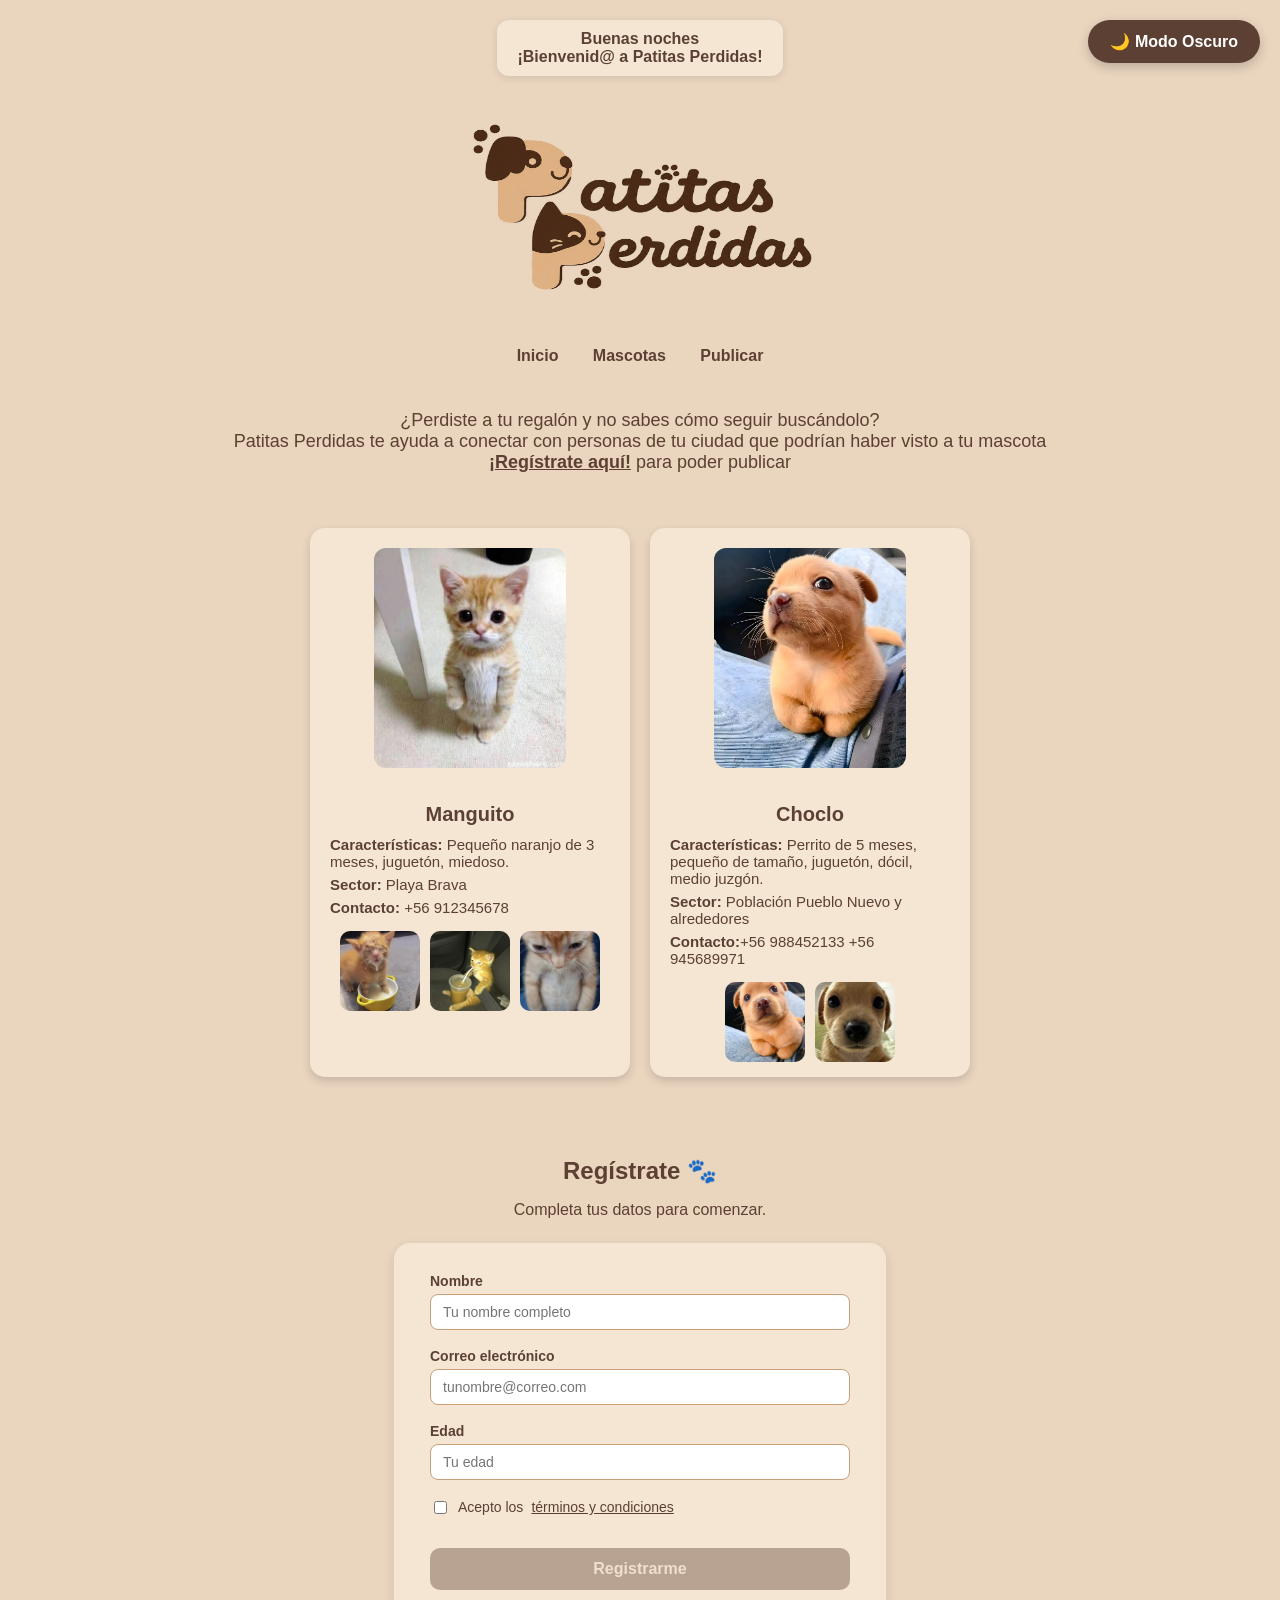
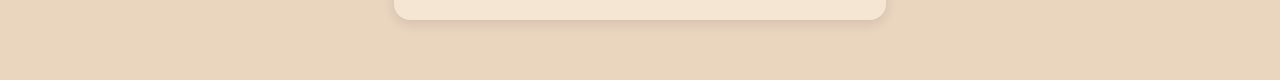
<file: index.html>
<!DOCTYPE html>
<html lang="es">
<head>
    <meta charset="UTF-8">
    <meta name="viewport" content="width=device-width, initial-scale=1.0">
    <title>Patitas Perdidas</title>
    <link rel="stylesheet" href="style.css">
    <link rel="icon" type="image/png" href="logos/favicon.png">
    <link rel="stylesheet" href="https://cdnjs.cloudflare.com/ajax/libs/font-awesome/6.5.0/css/all.min.css">
</head>

<body>

    <header>
        <div id="bienvenida" class="bienvenida"></div>
        <button id="btnTema" class="btn-tema" onclick="toggleTema()"> <span id="iconoTema">🌙</span> Modo Oscuro</button>
        <div class="logo">
            <img src="logos/logo.png" alt="Logo pagina" height="80">
        </div>
        <nav>
            <a href="#">Inicio</a>
            <a href="#mascotas">Mascotas</a>
            <a href="#suscripcion">Publicar</a>
        </nav>
    </header>

    <section class="intro">
    <p>¿Perdiste a tu regalón y no sabes cómo seguir buscándolo?<br>
        Patitas Perdidas te ayuda a conectar con personas de tu ciudad que podrían haber visto a tu mascota<br>
        <a href="#suscripcion">¡Regístrate aquí!</a> para poder publicar</p>
    </section>

    <section class="mascotas" id="mascotas">

        <div class="card">
            <img src="mascotas/manguito.jpg" alt="Foto gato perdido">
            <div class="card-info">
                <h3>Manguito</h3>
                <p><strong>Características:</strong> Pequeño naranjo de 3 meses, juguetón, miedoso.</p>
                <p><strong>Sector:</strong> Playa Brava</p>
                <p><strong>Contacto:</strong> +56 912345678</p>
                <div class="galeria">
                    <img src="mascotas/masmanguito.jpg" alt="Foto extra 1">
                    <img src="mascotas/masmanguito1.jpg" alt="Foto extra 2">
                    <img src="mascotas/masmanguito2.jpg" alt="Foto extra 3">
                </div>
            </div>
        </div>
        <div class="card">
            <img src="mascotas/choclo.jpg" alt="Foto perro perdido">
            <div class="card-info">
                <h3>Choclo</h3>
                <p><strong>Características:</strong> Perrito de 5 meses, pequeño de tamaño, juguetón, dócil, medio juzgón.</p>
                <p><strong>Sector:</strong> Población Pueblo Nuevo y alrededores</p>
                <p><strong>Contacto:</strong>+56 988452133 +56 945689971</p>
                <div class="galeria">
                    <img src="mascotas/choclo1.jpg" alt="Foto extra1">
                    <img src="mascotas/choclo2.jpg" alt="Foto extra2">
                </div>
            </div>
        </div>

    </section>
    <section class="seccion-suscripcion" id="suscripcion">
    <h2>Regístrate 🐾</h2>
    <p>Completa tus datos para comenzar.</p>

    <div class="formulario-contenedor">
        <div class="formulario" id="formulario">

            <div class="campo">
                <label for="nombre">Nombre</label>
                <input type="text" id="nombre" placeholder="Tu nombre completo">
                <span class="error" id="error-nombre"></span>
            </div>

            <div class="campo">
                <label for="email">Correo electrónico</label>
                <input type="text" id="email" placeholder="tunombre@correo.com">
                <span class="error" id="error-email"></span>
            </div>

            <div class="campo">
                <label for="edad">Edad</label>
                <input type="number" id="edad" placeholder="Tu edad">
                <span class="error" id="error-edad"></span>
            </div>

            <div class="campo campo-check">
                <label>
                    <input type="checkbox" id="terminos">
                    Acepto los <a href="#">términos y condiciones</a>
                </label>
                <span class="error" id="error-terminos"></span>
            </div>

            <button id="btnSubmit" class="btn-submit" disabled onclick="enviarFormulario()">
                Registrarme
            </button>

            <div class="exito" id="mensajeExito"></div>

        </div>
    </div>
</section>
    <script src="script.js"></script>
</body>
</html>
</file>
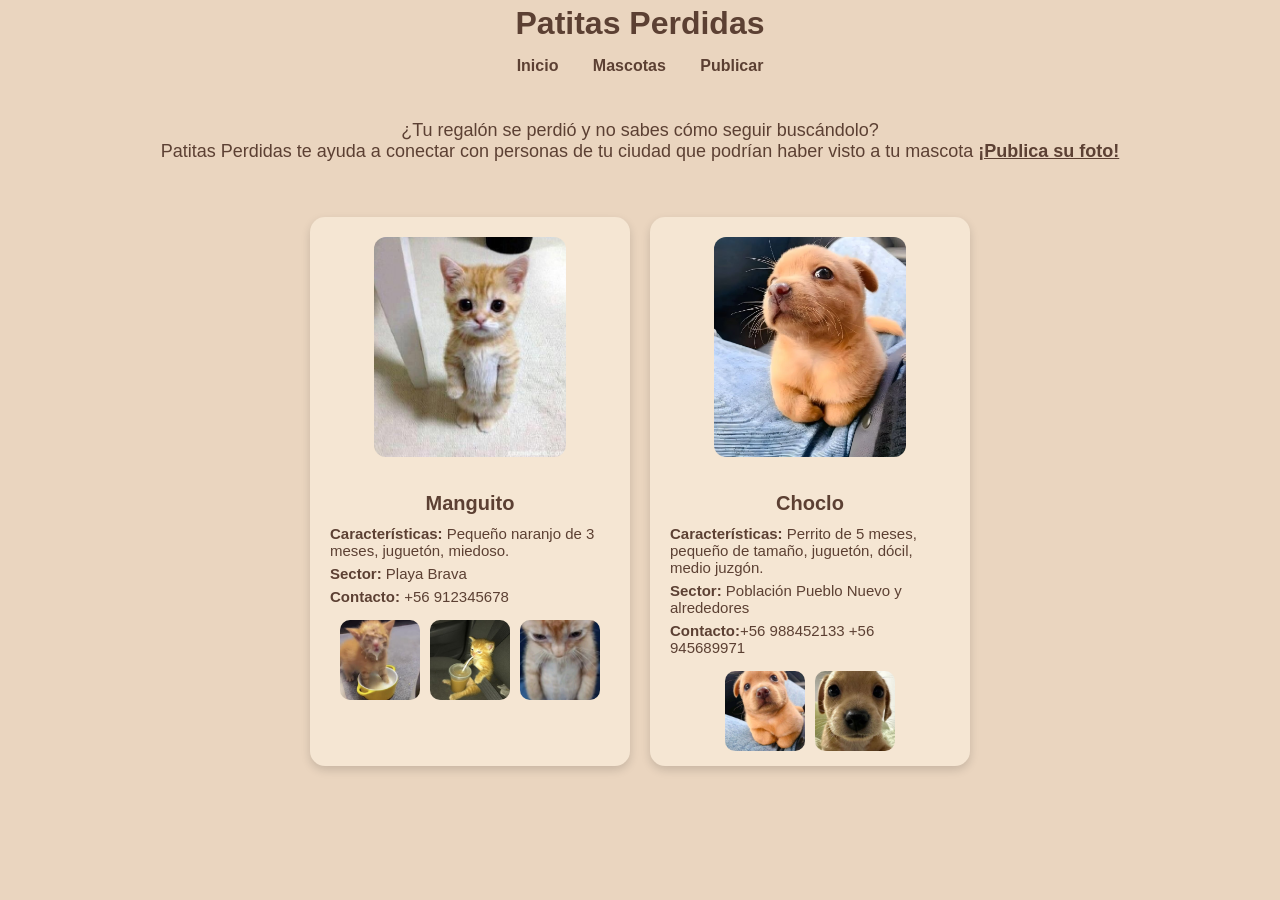
<file: patitas.html>
<!DOCTYPE html>
<html lang="es">
<head>
    <meta charset="UTF-8">
    <meta name="viewport" content="width=device-width, initial-scale=1.0">
    <title>Patitas Perdidas</title>
    <link rel="stylesheet" href="style.css">
</head>

<body>

    <header>
        <h1>Patitas Perdidas</h1>
        <nav>
            <a href="#">Inicio</a>
            <a href="#mascotas">Mascotas</a>
            <a href="#publicar">Publicar</a>
        </nav>
    </header>

    <section class="intro">
        <p>¿Tu regalón se perdió y no sabes cómo seguir buscándolo?<br>
            Patitas Perdidas te ayuda a conectar con personas de tu ciudad que podrían haber visto a tu mascota
            <a href="#publicar">¡Publica su foto!</a></p>
    </section>

    <section class="mascotas" id="mascotas">

        <div class="card">
            <img src="mascotas/manguito.jpg" alt="Foto gato perdido">
            <div class="card-info">
                <h3>Manguito</h3>
                <p><strong>Características:</strong> Pequeño naranjo de 3 meses, juguetón, miedoso.</p>
                <p><strong>Sector:</strong> Playa Brava</p>
                <p><strong>Contacto:</strong> +56 912345678</p>
                <div class="galeria">
                    <img src="mascotas/masmanguito.jpg" alt="Foto extra 1">
                    <img src="mascotas/masmanguito1.jpg" alt="Foto extra 2">
                    <img src="mascotas/masmanguito2.jpg" alt="Foto extra 3">
                </div>
            </div>
        </div>
        <div class="card">
            <img src="mascotas/choclo.jpg" alt="Foto perro perdido">
            <div class="card-info">
                <h3>Choclo</h3>
                <p><strong>Características:</strong> Perrito de 5 meses, pequeño de tamaño, juguetón, dócil, medio juzgón.</p>
                <p><strong>Sector:</strong> Población Pueblo Nuevo y alrededores</p>
                <p><strong>Contacto:</strong>+56 988452133 +56 945689971</p>
                <div class="galeria">
                    <img src="mascotas/choclo1.jpg" alt="Foto extra1">
                    <img src="mascotas/choclo2.jpg" alt="Foto extra2">
                </div>
            </div>
        </div>

    </section>

</body>
</html>
</file>
<file: style.css>
:root {
    --fondo: #EAD5BF;
    --fondo-card: #f5e6d3;
    --texto: #5C4033;
}

body.tema-oscuro {
    --fondo: #4a3020;
    --fondo-card: #6b4c35;
    --texto: #f5e0c8;
}
body{
    background-color: var(--fondo);
    margin: 0;
    font-family: Arial, sans-serif;
    color: #5C4033;
}
header{
    padding: 5px 30px 30px;
    text-align: center; /*texto al centro*/
    background-color: var(--fondo);
}

h1{
    color:  var(--texto);
    margin: 0 0 15px 0; /* espacio externo: arriba, derecha, abajo, izq*/
}

nav a{
    text-decoration: none; /* quita el azul de los links*/
    color: var(--texto); /* color del link*/
    margin: 0 15px;
    font-weight: bold; /* texto en negrita*/
}

nav a:hover {
    text-decoration: underline; /* aparece el subrayado cuando se pasa el mouse arriba*/
}

.intro {
    text-align: center;
    padding: 10px 40px 30px; /* espacio interno: arriba, lados, abajo*/
}
.intro p {
    font-size: 18px;
    margin: 5px 0;
}
.intro a {
    color: #5C4033;
    font-weight: bold; /*link en negrito*/
}
/* Sección mascotas*/
.mascotas {
    display: flex; /*pone los elementos en fila*/
    flex-wrap: wrap; /*cuando hay varias cards, saltan a la linea sgte, NO SE ACHICAN*/
    gap: 20px; /*espacio entre cards*/
    justify-content: center; /*cards centradas horizantal*/
    padding: 20px 40px; /*espacio interno de la sección*/
}
/* Card Individual*/ 
.card {
    background-color: var(--fondo-card);
    border-radius: 15px; /*esquinas redondas de las cards*/
    box-shadow: 0 4px 10px rgba(0, 0, 0, 0.15); /*detalles de las sombras y difuminados*/
    overflow: hidden; /*el contenido no se sale de los bordes*/
    width: 320px; /*ancho fijo de la card*/
    text-align: center; /*centra el contenido adentro de la card*/
}
.card > img {
    width: 60%;  /* la imagen ocupa el 60% del ancho de la card */
    height: 220px;
    object-fit: cover;  /* recorta la imagen para que llene el espacio sin deformarse */
    display: block;  /* necesario para que el margin auto funcione */
    margin: 20px auto;  /* 20px arriba y abajo, auto a los lados = centrada horizontalmente */
    border-radius: 12px; /*esquina redonda de la imagen */
}

.card-info {
    padding: 15px 20px; /* espacio interno entre el borde de la card y el texto */
}

.card-info h3 {
    margin: 0 0 10px 0; /*espacio de 10px abajo del nombre*/
    font-size: 20px; /*tamaño del nombre de la mascota*/
}

.card-info p {
    font-size: 15px;
    text-align: left; /*alineado a la izquierda*/
    font-weight: normal;
    margin: 6px 0; /*espacio entre párrafos*/
}

/*  Galería de fotos extra */
.galeria {
    display: flex; /* pone las fotos en filita*/
    justify-content: center;
    gap: 10px; /*espacio entre fotos*/
    margin-top: 15px; /*espacio sobre la galeria*/
}

.galeria img {
    width: 80px; /*ancho fijo de las fotos extra*/
    height: 80px; /*alto fijo*/
    object-fit: cover; /*recorta sin deformar*/
    border-radius: 10px;
}
.logo img{
    max-width: 400px;
    height: auto;
    mix-blend-mode: multiply; /*los colores del logo se mezclan con el color de la pag*/
    transform: scaleX(1.2); /*estira un poquis el logo*/
}
.bienvenida {
    display: inline-block;
    background-color: #f5e6d3;
    color: #5C4033;
    font-size: 16px;
    font-weight: bold;
    padding: 10px 20px;
    border-radius: 12px;
    box-shadow: 0 2px 8px rgba(0,0,0,0.1);
    margin-top: 15px;
}
.btn-tema {
    position: fixed;
    top: 20px;
    right: 20px;
    background-color: #5C4033;
    color: #fff;
    border: none;
    border-radius: 25px;
    padding: 12px 22px;
    cursor: pointer;
    font-size: 16px;
    font-weight: bold;
    box-shadow: 0 4px 12px rgba(0,0,0,0.2);
    z-index: 999;
    transition: opacity 0.2s;
}

.btn-tema:hover {
    opacity: 0.85;
}
body.tema-oscuro nav a {
    color: var(--texto);
}

body.tema-oscuro .intro p {
    color: var(--texto);
}

body.tema-oscuro .intro a {
    color: var(--texto);
}

body.tema-oscuro .card-info h3 {
    color: var(--texto);
}

body.tema-oscuro .card-info p {
    color: var(--texto);
}
body.tema-oscuro .bienvenida{
    background-color: #6b4c35;
    color: var(--texto);
}
body.tema-oscuro .btn-tema {
    background-color: #f5e0c8;
    color: #4a3020;
}
.seccion-suscripcion {
    text-align: center;
    padding: 40px 20px 60px;
}

.seccion-suscripcion h2 {
    font-size: 24px;
    color: var(--texto);
    margin-bottom: 8px;
}

.seccion-suscripcion p {
    color: var(--texto);
    margin-bottom: 24px;
}

.formulario-contenedor {
    display: flex;
    justify-content: center;
}

.formulario {
    background-color: var(--fondo-card);
    border-radius: 16px;
    padding: 30px 36px;
    width: 100%;
    max-width: 420px;
    text-align: left;
    box-shadow: 0 4px 12px rgba(0,0,0,0.1);
}

.campo {
    display: flex;
    flex-direction: column;
    margin-bottom: 18px;
}

.campo label {
    font-weight: bold;
    margin-bottom: 5px;
    font-size: 14px;
    color: var(--texto);
}

.campo input[type="text"],
.campo input[type="number"] {
    padding: 9px 12px;
    border: 1.5px solid #c9a07a;
    border-radius: 8px;
    font-size: 14px;
    background-color: #fff;
    color: #5C4033;
}

.campo-check label {
    display: flex;
    align-items: center;
    gap: 8px;
    font-weight: normal;
    cursor: pointer;
}

.campo-check a {
    color: var(--texto);
}

.error {
    display: none;
    color: #c0392b;
    font-size: 12px;
    margin-top: 4px;
}

.error.visible {
    display: block;
}

.btn-submit {
    width: 100%;
    padding: 12px;
    background-color: var(--texto);
    color: var(--fondo);
    border: none;
    border-radius: 10px;
    font-size: 16px;
    font-weight: bold;
    cursor: pointer;
    margin-top: 8px;
}

.btn-submit:disabled {
    opacity: 0.4;
    cursor: not-allowed;
}

.btn-submit:not(:disabled):hover {
    opacity: 0.85;
}

.exito {
    display: none;
    margin-top: 16px;
    padding: 12px;
    background-color: #d4edda;
    color: #2e7d32;
    border-radius: 8px;
    font-size: 14px;
    text-align: center;
}

.exito.visible {
    display: block;
}
</file>
